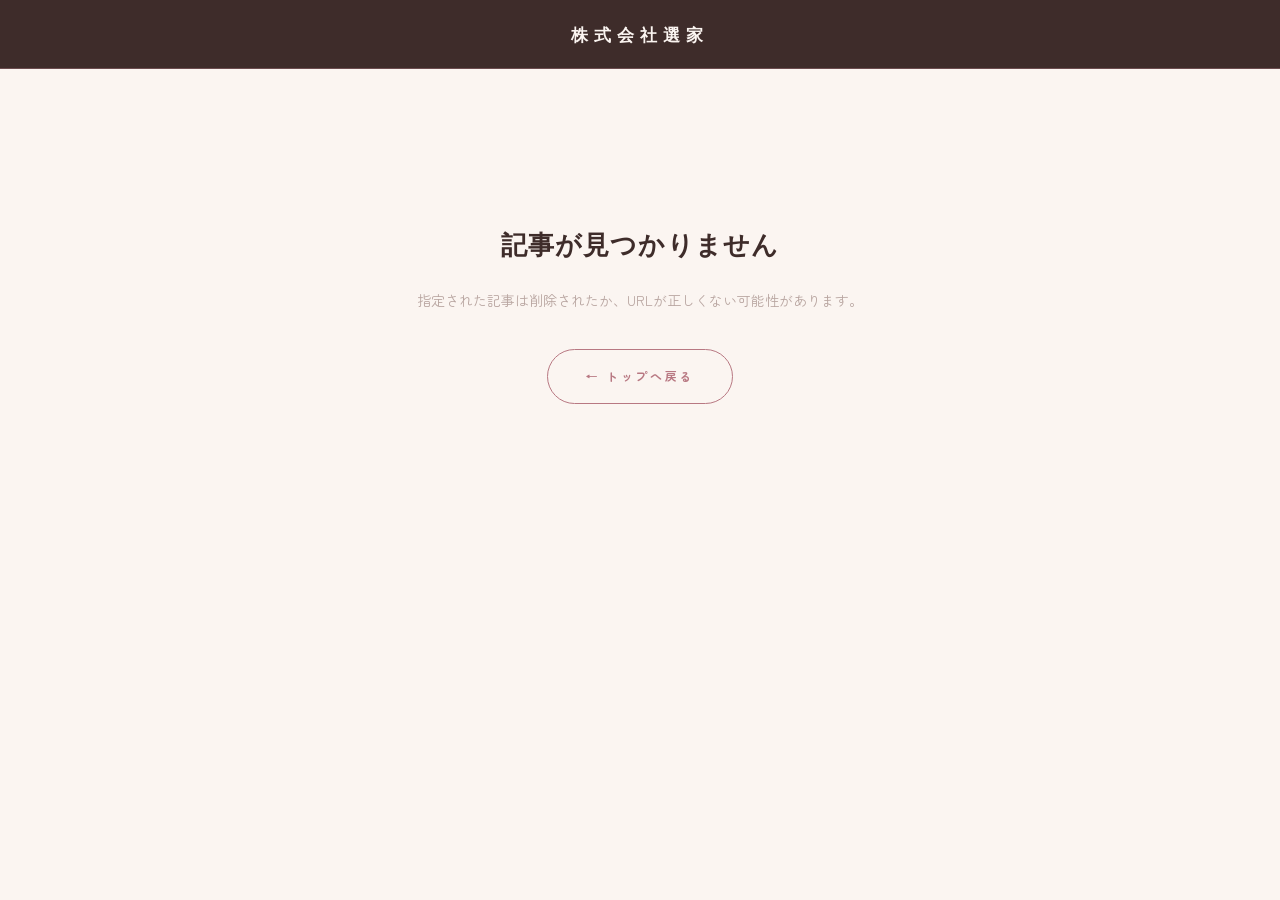
<file: blog/index.html>
<!DOCTYPE html>
<html lang="ja">
<head>
<meta charset="UTF-8">
<meta name="viewport" content="width=device-width,initial-scale=1,viewport-fit=cover">
<meta name="theme-color" content="#3E2C2A">
<title>株式会社選家 ブログ</title>
<meta name="description" content="株式会社選家 からのお知らせ・最新情報">
<meta http-equiv="content-language" content="ja">

<meta property="og:type" content="article">
<meta property="og:site_name" content="株式会社選家">
<meta property="og:locale" content="ja_JP">
<meta property="og:image" content="https://senka-okinawa.search-mania.net/ogp.svg">
<meta name="twitter:card" content="summary_large_image">

<link rel="icon" type="image/svg+xml" href="/favicon.svg">
<link rel="preconnect" href="https://fonts.googleapis.com">
<link rel="preconnect" href="https://fonts.gstatic.com" crossorigin>
<link href="https://fonts.googleapis.com/css2?family=Playfair+Display:ital,wght@0,400;0,700;1,400&family=Zen+Maru+Gothic:wght@400;500;700&family=Caveat:wght@400&display=swap" rel="stylesheet">

<style>
*{margin:0;padding:0;box-sizing:border-box}
body{
  background:#FBF5F1;
  color:#3E2C2A;
  font-family:'Zen Maru Gothic','Noto Sans JP',sans-serif;
  line-height:1.9;
  -webkit-font-smoothing:antialiased;
}
header{
  background:#3E2C2A;
  padding:18px 20px;
  text-align:center;
  border-bottom:1px solid rgba(214,154,166,.3);
  position:sticky;top:0;z-index:10;
}
header a{
  color:#FBF5F1;
  text-decoration:none;
  font-size:17px;
  letter-spacing:.36em;
  font-family:'Playfair Display',serif;
  font-weight:700;
}
.wrap{
  max-width:760px;
  margin:60px auto;
  padding:0 24px 80px;
}
.loading{
  text-align:center;padding:120px 0;
  color:#B8A5A0;font-size:13px;letter-spacing:.2em;
  font-family:'Playfair Display',serif;font-style:italic;
}
.loading::after{
  content:'Loading ...';
  display:block;animation:fade 1.4s ease-in-out infinite;
}
@keyframes fade{0%,100%{opacity:.4}50%{opacity:1}}

.card{
  background:#FFFFFF;
  border-radius:18px;
  overflow:hidden;
  box-shadow:0 10px 40px rgba(184,120,130,.12);
  border:1px solid rgba(214,154,166,.15);
}
.card img{
  width:100%;
  display:block;
  max-height:500px;
  object-fit:cover;
}
.card-body{padding:40px 42px 46px}
.card .date{
  font-size:12px;
  color:#B87882;
  letter-spacing:.22em;
  font-family:'Playfair Display',serif;font-style:italic;
  display:block;
}
.card h1{
  margin:14px 0 28px;
  font-size:23px;
  line-height:1.7;
  font-weight:700;
  font-family:'Playfair Display','Noto Serif JP',serif;
  color:#3E2C2A;
  letter-spacing:.04em;
  padding-bottom:16px;
  border-bottom:1px solid rgba(214,154,166,.3);
}
.card .text{
  font-size:15px;
  line-height:2.05;
  white-space:pre-wrap;
  color:#6E5652;
  word-break:break-word;
}

.back-wrap{margin-top:54px;text-align:center}
.back-btn{
  display:inline-block;
  padding:15px 38px;
  border:1.5px solid #B87882;
  color:#B87882;
  text-decoration:none;
  border-radius:999px;
  font-size:12px;
  letter-spacing:.22em;
  font-weight:700;
  transition:all .35s ease;
}
.back-btn:hover{background:#B87882;color:#FBF5F1}

.not-found{
  text-align:center;padding:90px 24px;
}
.not-found h1{font-family:'Playfair Display',serif;font-size:26px;margin-bottom:18px;color:#3E2C2A;letter-spacing:.04em}
.not-found p{font-size:14px;color:#B8A5A0;margin-bottom:36px;line-height:1.9}

.produced-by{
  text-align:center;
  margin-top:64px;
  font-size:11px;
  letter-spacing:.28em;
  color:rgba(62,44,42,.4);
  font-family:'Playfair Display',serif;font-style:italic;
}
.produced-by a{color:rgba(62,44,42,.6);text-decoration:none;transition:color .3s ease;border-bottom:1px solid rgba(184,120,130,.3)}
.produced-by a:hover{color:#B87882}

@media (max-width:600px){
  .wrap{margin:30px auto;padding:0 16px 60px}
  .card-body{padding:28px 22px 34px}
  .card h1{font-size:19px;margin:12px 0 22px}
  .card .text{font-size:14.5px;line-height:1.95}
  header a{font-size:14px;letter-spacing:.28em}
  .back-btn{padding:13px 28px;font-size:12px}
}
</style>
</head>
<body>

<header><a href="https://senka-okinawa.search-mania.net/">株式会社選家</a></header>

<div class="wrap" id="root">
  <div class="loading"></div>
</div>

<script>
const GAS_URL    = 'https://script.google.com/macros/s/AKfycbyXDNmyeDp2ee89jmWB8eOXKEIqmrPv2wrVLBnfQ04Wv14X16S0LP1WlXS-wQV-p8X5/exec';
const SITE_URL   = 'https://senka-okinawa.search-mania.net';
const STORE_NAME = '株式会社選家';

function esc(s) {
  return String(s || '')
    .replace(/&/g, '&amp;').replace(/</g, '&lt;')
    .replace(/>/g, '&gt;').replace(/"/g, '&quot;');
}
function fmtDate(s) {
  if (!s) return '';
  const m = String(s).match(/^(\d{4})-(\d{2})-(\d{2})/);
  return m ? m[1] + '.' + m[2] + '.' + m[3] : String(s);
}
function driveImg(url) {
  if (!url) return '';
  const s = String(url).trim();
  const m1 = s.match(/\/d\/([a-zA-Z0-9_-]+)/);
  if (m1) return 'https://drive.google.com/thumbnail?id=' + m1[1] + '&sz=w1200';
  const m2 = s.match(/lh3\.googleusercontent\.com\/d\/([a-zA-Z0-9_-]+)/);
  if (m2) return 'https://lh3.googleusercontent.com/d/' + m2[1] + '=w1200';
  if (s.indexOf('drive.google.com/thumbnail') !== -1) {
    return s.replace(/([?&]sz=)[^&]*/, '$1w1200');
  }
  return s;
}
function getSlug() {
  const params = new URLSearchParams(location.search);
  if (params.get('post')) return params.get('post');
  const m = location.pathname.match(/\/blog\/([^\/]+)\/?$/);
  return m ? m[1] : '';
}
function getN() {
  const params = new URLSearchParams(location.search);
  const n = params.get('n');
  return (n !== null && n !== '') ? parseInt(n, 10) : -1;
}
function findBySlug(items, slug, n) {
  if (!Array.isArray(items)) return null;
  if (n >= 0 && n < items.length && items[n]) return items[n];
  if (!slug) return null;
  return items.find(function(b) {
    if (!b) return false;
    if (b.url && (
      b.url.indexOf('/blog/' + slug + '/') !== -1 ||
      b.url.indexOf('/blog/' + slug) !== -1
    )) return true;
    if (b.date) {
      var d = String(b.date).replace(/[\/\.]/g, '-').replace(/[^0-9-]/g, '');
      if (d === slug) return true;
    }
    return false;
  }) || null;
}
function updateMeta(title, desc, imgUrl) {
  document.title = title + ' | ' + STORE_NAME;
  const m1 = document.querySelector('meta[name="description"]');
  if (m1) m1.setAttribute('content', desc);
  function upsertMeta(attrName, attrValue, contentValue) {
    let el = document.querySelector('meta[' + attrName + '="' + attrValue + '"]');
    if (!el) {
      el = document.createElement('meta');
      el.setAttribute(attrName, attrValue);
      document.head.appendChild(el);
    }
    el.setAttribute('content', contentValue);
  }
  upsertMeta('property', 'og:title', title);
  upsertMeta('property', 'og:description', desc);
  upsertMeta('property', 'og:url', SITE_URL + location.pathname + location.search);
  upsertMeta('name', 'twitter:title', title);
  upsertMeta('name', 'twitter:description', desc);
  if (imgUrl) {
    upsertMeta('property', 'og:image', imgUrl);
    upsertMeta('name', 'twitter:image', imgUrl);
  }
  let canonical = document.querySelector('link[rel="canonical"]');
  if (!canonical) {
    canonical = document.createElement('link');
    canonical.setAttribute('rel', 'canonical');
    document.head.appendChild(canonical);
  }
  canonical.setAttribute('href', SITE_URL + location.pathname + location.search);
}
function render(item) {
  const root = document.getElementById('root');
  if (!item) {
    root.innerHTML =
      '<div class="not-found">' +
        '<h1>記事が見つかりません</h1>' +
        '<p>指定された記事は削除されたか、URLが正しくない可能性があります。</p>' +
        '<a class="back-btn" href="' + esc(SITE_URL) + '/">← トップへ戻る</a>' +
      '</div>';
    document.title = '記事が見つかりません | ' + STORE_NAME;
    return;
  }
  const imgUrl = driveImg(item.image);
  let title = (item.title || '').trim();
  if (!title && item.body) {
    title = String(item.body).split(/[。\n]/)[0].trim();
  }
  if (!title && item.date) {
    title = fmtDate(item.date) + ' の投稿';
  }
  const desc = (item.body || title).slice(0, 120);
  updateMeta(title, desc, imgUrl);
  (function() {
    var existing = document.getElementById('blog-jsonld');
    if (existing) existing.remove();
    var sd = document.createElement('script');
    sd.id = 'blog-jsonld';
    sd.type = 'application/ld+json';
    sd.textContent = JSON.stringify({
      '@context': 'https://schema.org',
      '@type': 'BlogPosting',
      'headline': title,
      'description': desc,
      'datePublished': item.date || '',
      'image': imgUrl || '',
      'url': SITE_URL + location.pathname + location.search,
      'publisher': {
        '@type': 'Organization',
        'name': STORE_NAME,
        'url': SITE_URL
      }
    });
    document.head.appendChild(sd);
  })();
  root.innerHTML =
    '<article class="card">' +
      (imgUrl ? '<img src="' + esc(imgUrl) + '" alt="' + esc(title) + '" loading="eager">' : '') +
      '<div class="card-body">' +
        (item.date ? '<span class="date">' + esc(fmtDate(item.date)) + '</span>' : '') +
        (item.title && item.title.trim() ? '<h1>' + esc(item.title) + '</h1>' : '') +
        '<p class="text">' + esc(item.body || '') + '</p>' +
      '</div>' +
    '</article>' +
    '<div class="back-wrap">' +
      '<a class="back-btn" href="' + esc(SITE_URL) + '/">← トップへ戻る</a>' +
    '</div>' +
    '<div class="produced-by">' +
      'Produced by <a href="https://search-mania.net/" target="_blank" rel="noopener noreferrer">SearchMania Inc.</a>' +
    '</div>';
}
(function init() {
  const slug = getSlug();
  const n    = getN();
  if (!slug && n < 0) { render(null); return; }
  fetch(GAS_URL + (GAS_URL.indexOf('?') >= 0 ? '&' : '?') + 'blog_all=1')
    .then(function(r) { return r.json(); })
    .then(function(data) {
      const item = findBySlug(data && data.blog, slug, n);
      render(item);
    })
    .catch(function(err) {
      console.warn('CMS fetch error:', err);
      fetch(GAS_URL)
        .then(function(r) { return r.json(); })
        .then(function(data) {
          const item = findBySlug(data && data.blog, slug, n);
          render(item);
        })
        .catch(function() { render(null); });
    });
})();
</script>
</body>
</html>
</file>
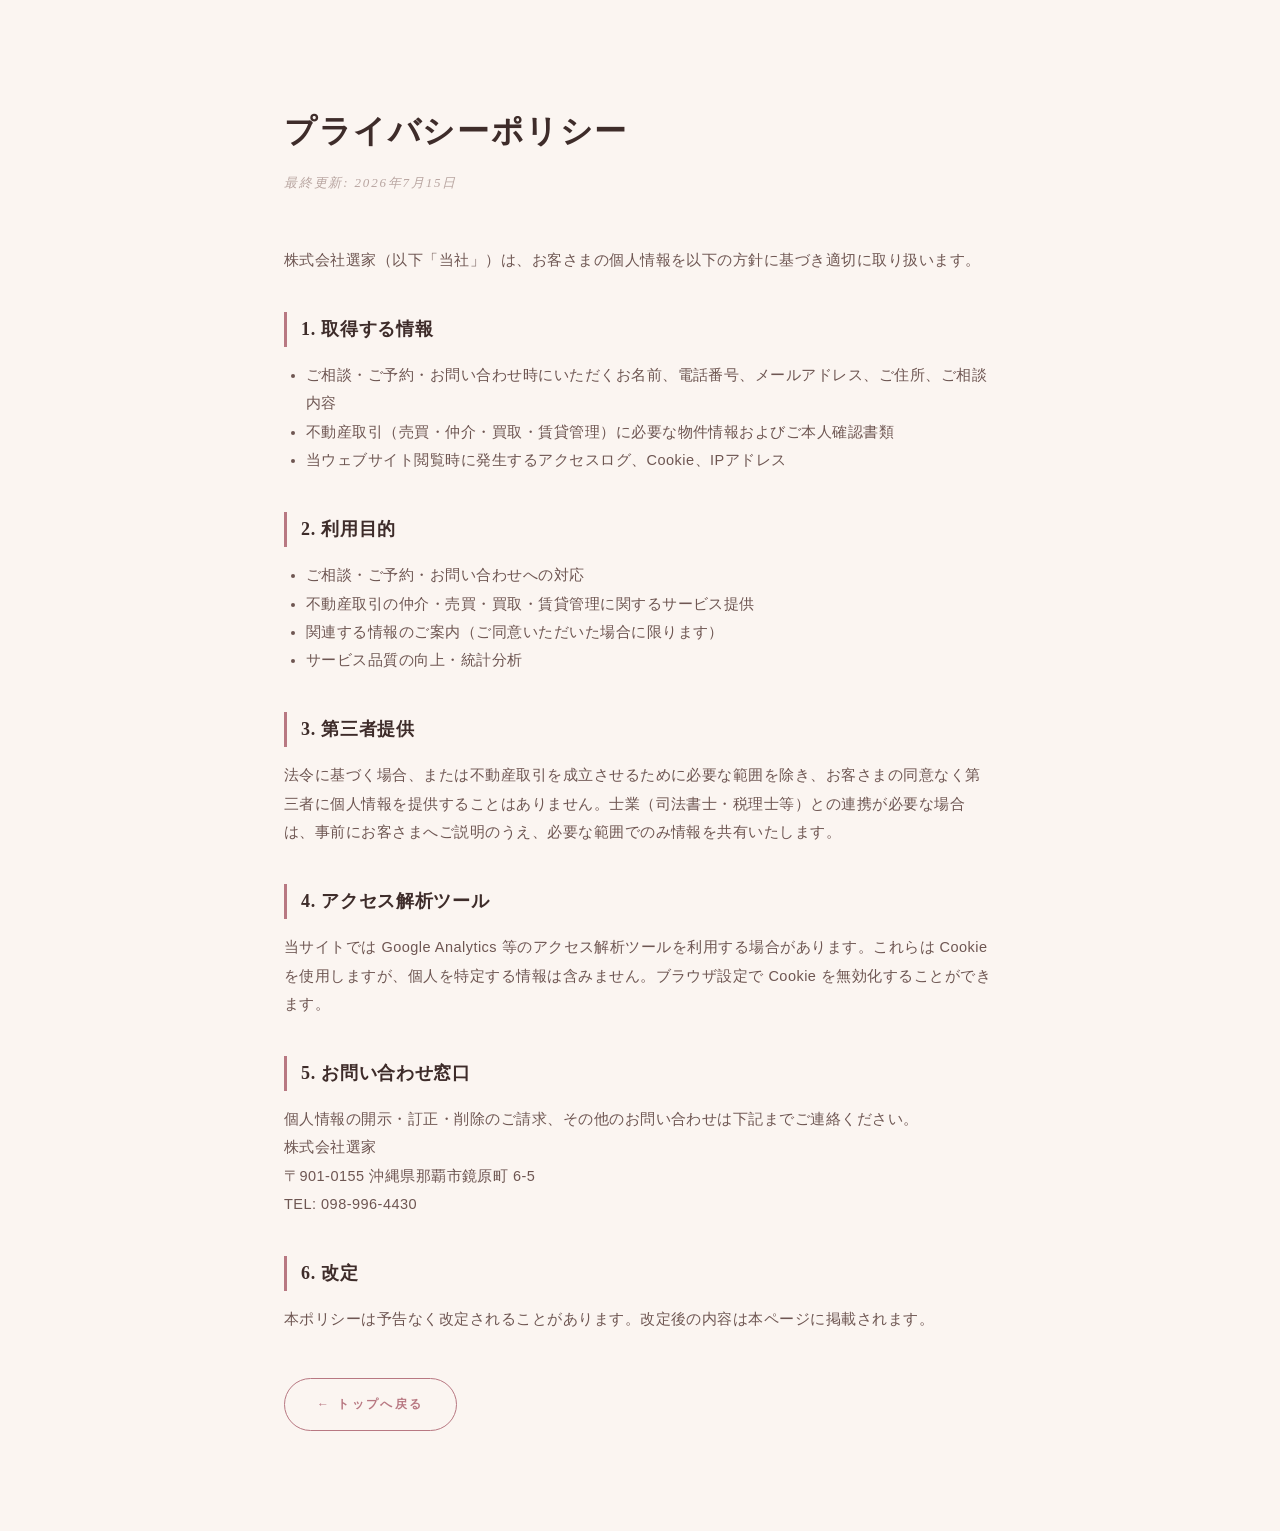
<file: privacy-policy.html>
<!DOCTYPE html>
<html lang="ja">
<head>
<meta charset="UTF-8">
<meta name="viewport" content="width=device-width,initial-scale=1">
<title>プライバシーポリシー | 株式会社選家</title>
<meta name="description" content="株式会社選家 のプライバシーポリシー。">
<meta name="robots" content="noindex">
<link rel="icon" type="image/svg+xml" href="./favicon.svg">
<link rel="stylesheet" href="./shared.css">
<style>
  body { background: var(--bg); color: var(--ink); font-family: var(--f-body); line-height: 1.95; }
  .legal-wrap { max-width: 760px; margin: 0 auto; padding: 100px 24px 100px; }
  .legal-wrap h1 { font-family: var(--f-display); font-size: 32px; margin-bottom: 8px; letter-spacing: .05em; color: var(--ink); }
  .legal-wrap .updated { font-family: var(--f-eng); font-style: italic; font-size: 13px; color: var(--muted); letter-spacing: .14em; margin-bottom: 50px; }
  .legal-wrap h2 { font-family: var(--f-display); font-size: 18px; margin: 38px 0 14px; padding-left: 14px; border-left: 3px solid var(--rose-deep); letter-spacing: .04em; color: var(--ink); }
  .legal-wrap p, .legal-wrap li { font-size: 14.5px; color: var(--ink-soft); }
  .legal-wrap ul { padding-left: 22px; margin: 8px 0 12px; }
  .back-link {
    display: inline-block; margin-top: 44px; padding: 14px 32px;
    border: 1.5px solid var(--rose-deep);
    border-radius: 999px;
    text-decoration: none; color: var(--rose-deep);
    font-size: 12px; letter-spacing: .2em; font-weight: 700;
    transition: background .3s, color .3s;
  }
  .back-link:hover { background: var(--rose-deep); color: var(--white); }
</style>
</head>
<body>
  <div class="legal-wrap">
    <h1>プライバシーポリシー</h1>
    <p class="updated">最終更新: 2026年7月15日</p>

    <p>株式会社選家（以下「当社」）は、お客さまの個人情報を以下の方針に基づき適切に取り扱います。</p>

    <h2>1. 取得する情報</h2>
    <ul>
      <li>ご相談・ご予約・お問い合わせ時にいただくお名前、電話番号、メールアドレス、ご住所、ご相談内容</li>
      <li>不動産取引（売買・仲介・買取・賃貸管理）に必要な物件情報およびご本人確認書類</li>
      <li>当ウェブサイト閲覧時に発生するアクセスログ、Cookie、IPアドレス</li>
    </ul>

    <h2>2. 利用目的</h2>
    <ul>
      <li>ご相談・ご予約・お問い合わせへの対応</li>
      <li>不動産取引の仲介・売買・買取・賃貸管理に関するサービス提供</li>
      <li>関連する情報のご案内（ご同意いただいた場合に限ります）</li>
      <li>サービス品質の向上・統計分析</li>
    </ul>

    <h2>3. 第三者提供</h2>
    <p>法令に基づく場合、または不動産取引を成立させるために必要な範囲を除き、お客さまの同意なく第三者に個人情報を提供することはありません。士業（司法書士・税理士等）との連携が必要な場合は、事前にお客さまへご説明のうえ、必要な範囲でのみ情報を共有いたします。</p>

    <h2>4. アクセス解析ツール</h2>
    <p>当サイトでは Google Analytics 等のアクセス解析ツールを利用する場合があります。これらは Cookie を使用しますが、個人を特定する情報は含みません。ブラウザ設定で Cookie を無効化することができます。</p>

    <h2>5. お問い合わせ窓口</h2>
    <p>個人情報の開示・訂正・削除のご請求、その他のお問い合わせは下記までご連絡ください。</p>
    <p>
      株式会社選家<br>
      〒901-0155 沖縄県那覇市鏡原町 6-5<br>
      TEL: 098-996-4430
    </p>

    <h2>6. 改定</h2>
    <p>本ポリシーは予告なく改定されることがあります。改定後の内容は本ページに掲載されます。</p>

    <a href="/" class="back-link">← トップへ戻る</a>
  </div>
</body>
</html>
</file>
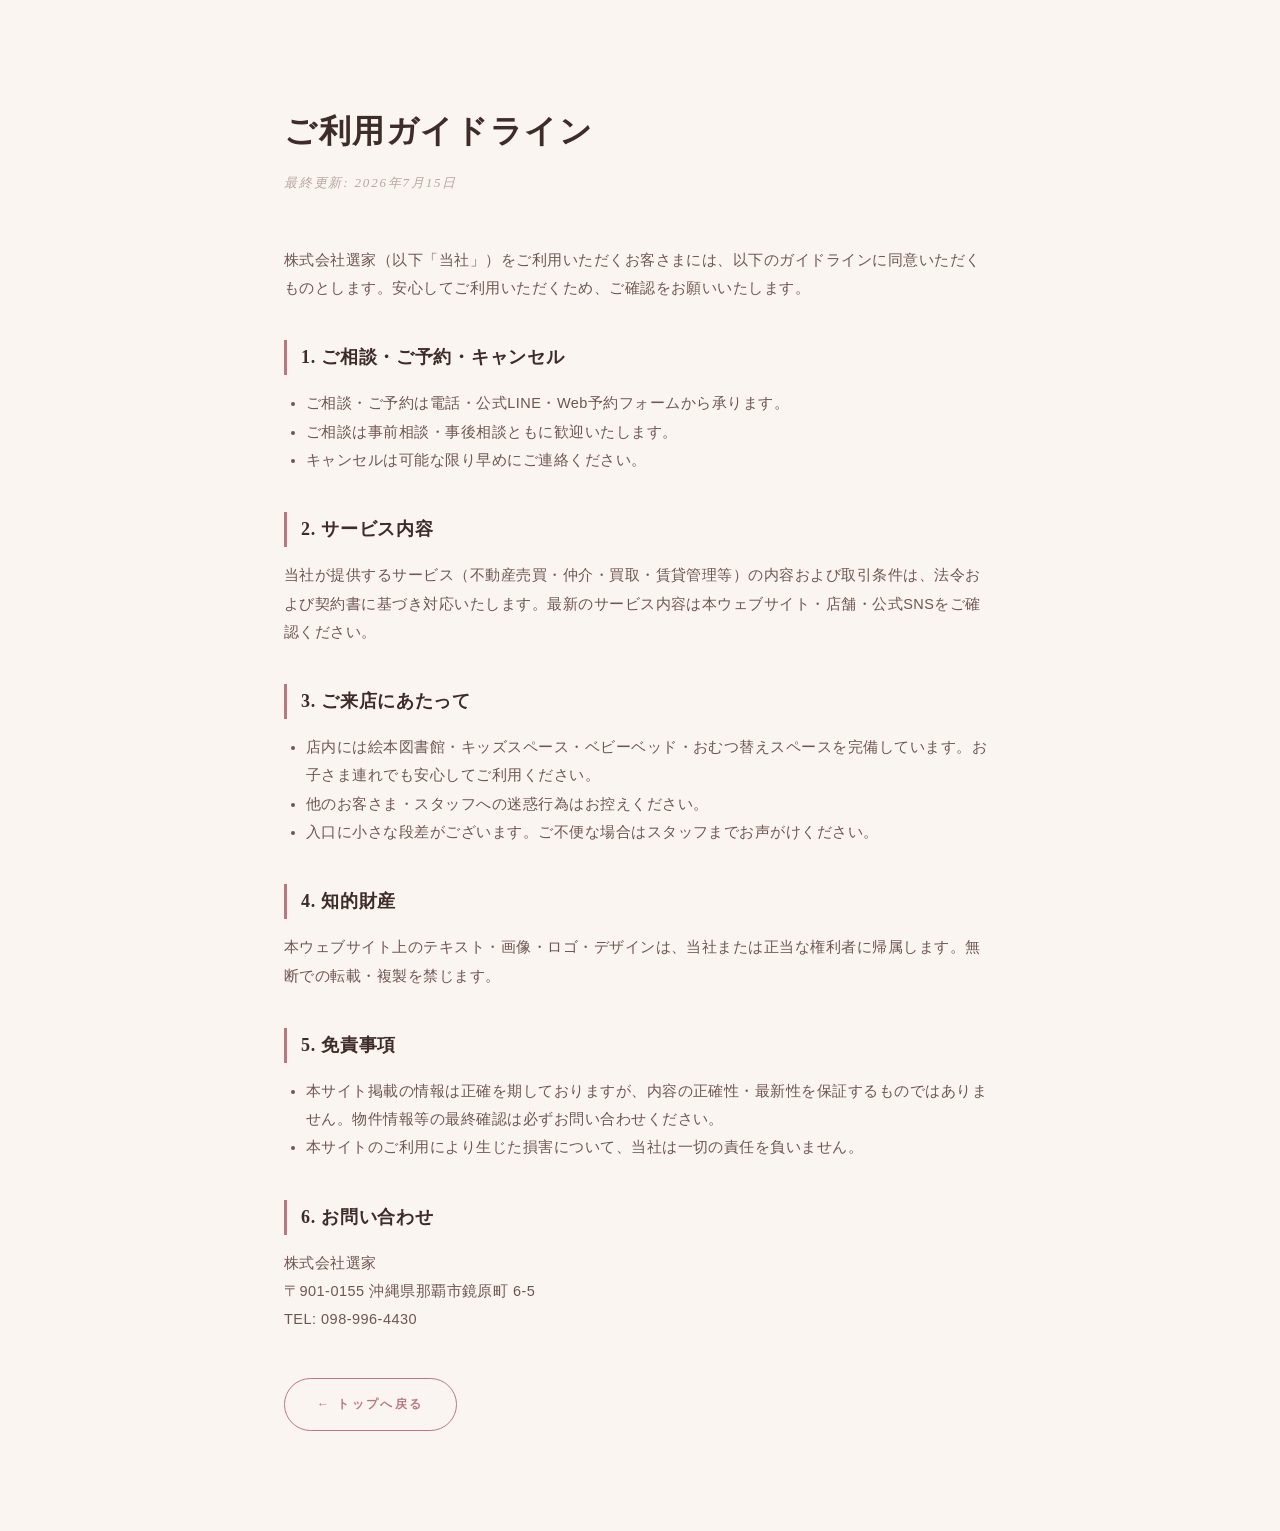
<file: terms.html>
<!DOCTYPE html>
<html lang="ja">
<head>
<meta charset="UTF-8">
<meta name="viewport" content="width=device-width,initial-scale=1">
<title>ご利用ガイドライン | 株式会社選家</title>
<meta name="description" content="株式会社選家 のご利用にあたってのガイドライン。">
<meta name="robots" content="noindex">
<link rel="icon" type="image/svg+xml" href="./favicon.svg">
<link rel="stylesheet" href="./shared.css">
<style>
  body { background: var(--bg); color: var(--ink); font-family: var(--f-body); line-height: 1.95; }
  .legal-wrap { max-width: 760px; margin: 0 auto; padding: 100px 24px 100px; }
  .legal-wrap h1 { font-family: var(--f-display); font-size: 32px; margin-bottom: 8px; letter-spacing: .05em; color: var(--ink); }
  .legal-wrap .updated { font-family: var(--f-eng); font-style: italic; font-size: 13px; color: var(--muted); letter-spacing: .14em; margin-bottom: 50px; }
  .legal-wrap h2 { font-family: var(--f-display); font-size: 18px; margin: 38px 0 14px; padding-left: 14px; border-left: 3px solid var(--rose-deep); letter-spacing: .04em; color: var(--ink); }
  .legal-wrap p, .legal-wrap li { font-size: 14.5px; color: var(--ink-soft); }
  .legal-wrap ul { padding-left: 22px; margin: 8px 0 12px; }
  .back-link {
    display: inline-block; margin-top: 44px; padding: 14px 32px;
    border: 1.5px solid var(--rose-deep);
    border-radius: 999px;
    text-decoration: none; color: var(--rose-deep);
    font-size: 12px; letter-spacing: .2em; font-weight: 700;
    transition: background .3s, color .3s;
  }
  .back-link:hover { background: var(--rose-deep); color: var(--white); }
</style>
</head>
<body>
  <div class="legal-wrap">
    <h1>ご利用ガイドライン</h1>
    <p class="updated">最終更新: 2026年7月15日</p>

    <p>株式会社選家（以下「当社」）をご利用いただくお客さまには、以下のガイドラインに同意いただくものとします。安心してご利用いただくため、ご確認をお願いいたします。</p>

    <h2>1. ご相談・ご予約・キャンセル</h2>
    <ul>
      <li>ご相談・ご予約は電話・公式LINE・Web予約フォームから承ります。</li>
      <li>ご相談は事前相談・事後相談ともに歓迎いたします。</li>
      <li>キャンセルは可能な限り早めにご連絡ください。</li>
    </ul>

    <h2>2. サービス内容</h2>
    <p>当社が提供するサービス（不動産売買・仲介・買取・賃貸管理等）の内容および取引条件は、法令および契約書に基づき対応いたします。最新のサービス内容は本ウェブサイト・店舗・公式SNSをご確認ください。</p>

    <h2>3. ご来店にあたって</h2>
    <ul>
      <li>店内には絵本図書館・キッズスペース・ベビーベッド・おむつ替えスペースを完備しています。お子さま連れでも安心してご利用ください。</li>
      <li>他のお客さま・スタッフへの迷惑行為はお控えください。</li>
      <li>入口に小さな段差がございます。ご不便な場合はスタッフまでお声がけください。</li>
    </ul>

    <h2>4. 知的財産</h2>
    <p>本ウェブサイト上のテキスト・画像・ロゴ・デザインは、当社または正当な権利者に帰属します。無断での転載・複製を禁じます。</p>

    <h2>5. 免責事項</h2>
    <ul>
      <li>本サイト掲載の情報は正確を期しておりますが、内容の正確性・最新性を保証するものではありません。物件情報等の最終確認は必ずお問い合わせください。</li>
      <li>本サイトのご利用により生じた損害について、当社は一切の責任を負いません。</li>
    </ul>

    <h2>6. お問い合わせ</h2>
    <p>
      株式会社選家<br>
      〒901-0155 沖縄県那覇市鏡原町 6-5<br>
      TEL: 098-996-4430
    </p>

    <a href="/" class="back-link">← トップへ戻る</a>
  </div>
</body>
</html>
</file>
<file: shared.css>
/* ============================================================
   株式会社選家 — shared.css
   女性らしさ×信頼感 の不動産テーマ
   Palette: dusty rose × sage green × warm cream × warm brown
   ============================================================ */

:root {
  --bg:        #FBF5F1;
  --bg-2:      #F3E8E1;
  --bg-3:      #EFE1D8;
  --ink:       #3E2C2A;      /* warm dark brown — trust */
  --ink-soft:  #6E5652;
  --muted:     #B8A5A0;
  --rose:      #D69AA6;      /* dusty rose — primary */
  --rose-deep: #B87882;
  --rose-soft: #F5DDDC;
  --sage:      #A8B99D;      /* sage green — plants */
  --sage-deep: #7D8F70;
  --gold:      #C9A87D;      /* soft rose gold */
  --white:     #FFFFFF;
  --line:      rgba(62,44,42,.10);

  --f-display: 'Playfair Display', 'Noto Serif JP', serif;
  --f-body:    'Zen Maru Gothic', 'Noto Sans JP', sans-serif;
  --f-hand:    'Caveat', cursive;
  --f-eng:     'Cormorant Garamond', 'Playfair Display', serif;

  --wrap:      1180px;
  --radius:    18px;
  --radius-sm: 12px;
  --shadow:    0 10px 40px rgba(184,120,130,.10);
  --shadow-lg: 0 20px 60px rgba(184,120,130,.15);
}

* { margin: 0; padding: 0; box-sizing: border-box; }
html, body { overflow-x: hidden; }
html { scroll-behavior: smooth; }
body {
  font-family: var(--f-body);
  color: var(--ink);
  background: var(--bg);
  font-weight: 500;
  line-height: 1.75;
  letter-spacing: .03em;
  -webkit-font-smoothing: antialiased;
  -webkit-text-size-adjust: 100%;
}
img { max-width: 100%; display: block; }
a { color: inherit; text-decoration: none; transition: opacity .25s, color .25s; }
a:hover { opacity: .78; }
button { font-family: inherit; cursor: pointer; border: none; background: transparent; color: inherit; }

.container { max-width: var(--wrap); margin: 0 auto; padding: 0 24px; }

/* ---------- Page Loader ---------- */
#page-loader {
  position: fixed; inset: 0;
  background: var(--bg);
  z-index: 9999;
  display: flex; flex-direction: column; align-items: center; justify-content: center; gap: 22px;
  transition: opacity .6s ease, visibility .6s ease;
}
#page-loader.fade-out { opacity: 0; visibility: hidden; pointer-events: none; }
.loader-stamp {
  width: 96px; height: 96px;
  animation: ld-stamp .7s cubic-bezier(.22,1,.36,1) both, ld-pulse 2.4s ease-in-out .7s infinite;
}
.loader-name {
  font-family: var(--f-display);
  font-size: 22px;
  letter-spacing: .22em;
  color: var(--ink);
  animation: ld-rise .5s ease .25s both;
}
.loader-dots { display: flex; gap: 8px; animation: ld-rise .5s ease .4s both; }
.loader-dots span {
  width: 7px; height: 7px; border-radius: 50%;
  background: var(--rose-deep);
  animation: ld-bounce .9s ease-in-out infinite;
}
.loader-dots span:nth-child(2) { animation-delay: .18s; }
.loader-dots span:nth-child(3) { animation-delay: .36s; }
@keyframes ld-stamp { from { opacity:0; transform:rotate(-10deg) scale(.6); } to { opacity:1; transform:rotate(0) scale(1); } }
@keyframes ld-pulse { 0%,100% { transform:scale(1); } 50% { transform:scale(1.05); } }
@keyframes ld-rise { from { opacity:0; transform:translateY(10px); } to { opacity:1; transform:translateY(0); } }
@keyframes ld-bounce { 0%,80%,100% { transform:translateY(0); opacity:.35; } 40% { transform:translateY(-9px); opacity:1; } }

/* ---------- Reveal Animations ---------- */
.reveal { opacity: 0; transform: translateY(24px); transition: opacity .8s ease, transform .8s ease; }
.reveal.show { opacity: 1; transform: translateY(0); }
.reveal-stagger > * { opacity: 0; transform: translateY(20px); transition: opacity .7s ease, transform .7s ease; }
.reveal-stagger.show > *:nth-child(1) { opacity:1; transform:none; transition-delay: .05s; }
.reveal-stagger.show > *:nth-child(2) { opacity:1; transform:none; transition-delay: .15s; }
.reveal-stagger.show > *:nth-child(3) { opacity:1; transform:none; transition-delay: .25s; }
.reveal-stagger.show > *:nth-child(4) { opacity:1; transform:none; transition-delay: .35s; }
.reveal-stagger.show > *:nth-child(5) { opacity:1; transform:none; transition-delay: .45s; }
.reveal-stagger.show > *:nth-child(6) { opacity:1; transform:none; transition-delay: .55s; }
.reveal-stagger.show > *:nth-child(n+7) { opacity:1; transform:none; transition-delay: .65s; }

/* ---------- Nav ---------- */
.nav {
  position: fixed; top: 0; left: 0; right: 0;
  z-index: 100;
  padding: 18px 0;
  transition: background .3s, backdrop-filter .3s, box-shadow .3s, padding .3s;
}
.nav.scrolled {
  background: rgba(251,245,241,.92);
  backdrop-filter: saturate(1.4) blur(14px);
  -webkit-backdrop-filter: saturate(1.4) blur(14px);
  padding: 12px 0;
  box-shadow: 0 4px 24px rgba(62,44,42,.06);
}
.nav-inner {
  display: flex; align-items: center; justify-content: space-between;
  gap: 20px;
}
.brand {
  display: flex; align-items: center; gap: 12px;
  font-family: var(--f-display);
  font-size: 20px; font-weight: 700;
  letter-spacing: .1em;
  color: var(--ink);
}
.brand-mark {
  width: 38px; height: 38px;
  background: linear-gradient(135deg, var(--rose) 0%, var(--rose-deep) 100%);
  border-radius: 50%;
  display: grid; place-items: center;
  color: var(--white);
  font-family: var(--f-display); font-weight: 700; font-size: 16px;
  box-shadow: 0 4px 14px rgba(184,120,130,.35);
}
.brand-txt-sub {
  display: block;
  font-family: var(--f-body); font-size: 10px; letter-spacing: .3em;
  color: var(--rose-deep); font-weight: 600;
  margin-top: 2px;
}
.nav-links {
  display: flex; align-items: center; gap: 28px;
  list-style: none;
  font-size: 13px; letter-spacing: .18em;
  font-weight: 600;
}
.nav-links a { color: var(--ink-soft); position: relative; }
.nav-links a::after {
  content: ''; position: absolute; left: 0; right: 0; bottom: -6px;
  height: 1px; background: var(--rose-deep); transform: scaleX(0);
  transition: transform .3s;
}
.nav-links a:hover::after { transform: scaleX(1); }
.nav-cta {
  padding: 10px 22px;
  background: var(--rose-deep);
  color: var(--white) !important;
  border-radius: 999px;
  font-size: 12px; letter-spacing: .15em; font-weight: 700;
  box-shadow: 0 4px 14px rgba(184,120,130,.35);
  transition: transform .25s, box-shadow .25s;
}
.nav-cta:hover { transform: translateY(-2px); box-shadow: 0 8px 22px rgba(184,120,130,.5); }

/* Instagram nav icon */
.nav-ig {
  display: inline-flex; align-items: center; gap: 6px;
  padding: 8px 10px;
  color: var(--ink-soft);
  border-radius: 999px;
  transition: color .25s, background .25s;
}
.nav-ig:hover { color: var(--rose-deep); background: rgba(214,154,166,.12); opacity: 1; }
.nav-ig-label { display: none; }
.burger {
  display: none;
  flex-direction: column; gap: 5px;
  padding: 8px;
}
.burger span {
  display: block; width: 22px; height: 2px;
  background: var(--ink);
  transition: transform .3s, opacity .3s;
  border-radius: 2px;
}
.burger.open span:nth-child(1) { transform: translateY(7px) rotate(45deg); }
.burger.open span:nth-child(2) { opacity: 0; }
.burger.open span:nth-child(3) { transform: translateY(-7px) rotate(-45deg); }

@media (max-width: 860px) {
  .nav-links {
    position: fixed; top: 68px; left: 0; right: 0;
    flex-direction: column; align-items: stretch;
    background: rgba(251,245,241,.98);
    backdrop-filter: saturate(1.4) blur(14px);
    padding: 24px 24px 32px; gap: 18px;
    transform: translateY(-120%); opacity: 0;
    transition: transform .35s, opacity .35s;
    box-shadow: 0 12px 32px rgba(62,44,42,.1);
  }
  .nav-links.open { transform: translateY(0); opacity: 1; }
  .nav-links a { padding: 8px 0; font-size: 15px; }
  .nav-links .nav-cta { text-align: center; padding: 14px 22px; }
  .nav-links .nav-ig { padding: 8px 0; }
  .nav-links .nav-ig-label { display: inline; letter-spacing: .1em; }
  .burger { display: flex; }
}

/* ---------- Hero ---------- */
.hero {
  position: relative;
  min-height: 100vh; min-height: 100svh;
  overflow: hidden;
  background: linear-gradient(135deg, #FBF5F1 0%, #F5DDDC 55%, #F3E8E1 100%);
  display: flex; align-items: center;
  padding: 120px 0 80px;
}
.hero-photo-bg {
  position: absolute; inset: 0;
  background-size: cover; background-position: center;
  opacity: 0; z-index: 0;
  transition: opacity 1.0s ease;
}
.hero-photo-bg.visible { opacity: 1; }
.hero-photo-bg::after {
  content: ''; position: absolute; inset: 0;
  /* Desktop: heavy on the left where text sits, softer on the right */
  background:
    linear-gradient(90deg, rgba(251,245,241,.90) 0%, rgba(251,245,241,.65) 45%, rgba(251,245,241,.30) 75%, rgba(251,245,241,.15) 100%),
    linear-gradient(180deg, rgba(184,120,130,.15) 0%, rgba(125,143,112,.08) 100%);
}
@media (max-width: 860px) {
  .hero-photo-bg::after {
    /* Mobile: uniform strong cream veil over the whole photo */
    background:
      linear-gradient(180deg, rgba(251,245,241,.82) 0%, rgba(251,245,241,.72) 60%, rgba(245,221,220,.78) 100%),
      linear-gradient(120deg, rgba(184,120,130,.12), rgba(125,143,112,.08));
  }
}
/* Subtle "glass panel" behind hero text on mobile — extra contrast without heaviness */
.hero-inner::before {
  content: ''; position: absolute; inset: -10px -20px; z-index: -1;
  border-radius: 24px;
  background: transparent;
  transition: background .3s;
}
@media (max-width: 860px) {
  .hero-inner::before {
    background: linear-gradient(180deg, rgba(251,245,241,.55) 0%, rgba(251,245,241,.35) 100%);
    backdrop-filter: blur(4px);
    -webkit-backdrop-filter: blur(4px);
  }
}
.hero-blob-1, .hero-blob-2 {
  position: absolute; z-index: 1;
  border-radius: 50%; filter: blur(60px);
  pointer-events: none;
  animation: blob 18s ease-in-out infinite;
}
.hero-blob-1 {
  width: 480px; height: 480px;
  background: radial-gradient(circle, rgba(214,154,166,.55), transparent 70%);
  top: -100px; right: -120px;
}
.hero-blob-2 {
  width: 380px; height: 380px;
  background: radial-gradient(circle, rgba(168,185,157,.42), transparent 70%);
  bottom: -80px; left: -80px;
  animation-delay: -8s;
}
@keyframes blob {
  0%,100% { transform: translate(0,0) scale(1); }
  33%     { transform: translate(30px,-20px) scale(1.08); }
  66%     { transform: translate(-20px,30px) scale(.94); }
}
.hero-inner {
  position: relative; z-index: 2;
  max-width: 780px;
}
.hero-eyebrow {
  display: inline-flex; align-items: center; gap: 12px;
  padding: 8px 18px;
  background: rgba(255,255,255,.75);
  backdrop-filter: blur(8px);
  border: 1px solid rgba(214,154,166,.35);
  border-radius: 999px;
  font-size: 11px; letter-spacing: .3em; font-weight: 700;
  color: var(--rose-deep);
  margin-bottom: 24px;
}
.hero-eyebrow::before {
  content: ''; width: 6px; height: 6px; border-radius: 50%;
  background: var(--rose-deep);
  animation: dot-pulse 1.8s ease-in-out infinite;
}
@keyframes dot-pulse { 0%,100% { opacity: 1; } 50% { opacity: .3; } }
.hero-title {
  font-family: var(--f-display);
  font-weight: 700;
  font-size: clamp(34px, 6vw, 62px);
  line-height: 1.25;
  letter-spacing: .04em;
  color: var(--ink);
  margin-bottom: 22px;
  text-shadow:
    0 1px 2px rgba(251,245,241,.95),
    0 0 8px rgba(251,245,241,.9),
    0 0 24px rgba(251,245,241,.75);
}
.hero-title .accent {
  color: var(--rose-deep);
  font-style: italic;
  position: relative;
  display: inline-block;
}
.hero-title .accent::after {
  content: ''; position: absolute; left: 4%; right: 4%; bottom: 4px; height: 6px;
  background: rgba(214,154,166,.35);
  z-index: -1; border-radius: 4px;
}
.hero-title-jp {
  display: block;
  font-family: var(--f-body);
  font-size: clamp(15px, 2vw, 18px);
  letter-spacing: .16em; font-weight: 700;
  color: var(--ink);
  margin-top: 18px;
  text-shadow:
    0 1px 2px rgba(251,245,241,.9),
    0 0 6px rgba(251,245,241,.85);
}
.hero-sub {
  font-size: clamp(14px, 1.8vw, 16px);
  color: var(--ink);
  line-height: 1.95; font-weight: 700;
  max-width: 620px;
  margin-bottom: 36px;
  text-shadow:
    0 1px 2px rgba(251,245,241,.95),
    0 0 6px rgba(251,245,241,.85);
}
.hero-ctas {
  display: flex; flex-wrap: wrap; gap: 14px;
  margin-bottom: 32px;
}
.btn {
  display: inline-flex; align-items: center; justify-content: center; gap: 10px;
  padding: 16px 32px;
  border-radius: 999px;
  font-family: var(--f-body);
  font-size: 14px; letter-spacing: .12em; font-weight: 700;
  transition: transform .3s, box-shadow .3s, background .3s;
  min-width: 200px;
}
.btn-primary {
  background: var(--rose-deep);
  color: var(--white);
  box-shadow: 0 8px 24px rgba(184,120,130,.4);
}
.btn-primary:hover {
  background: var(--ink); opacity: 1;
  transform: translateY(-2px);
  box-shadow: 0 12px 32px rgba(62,44,42,.35);
}
.btn-line {
  background: #06C755;
  color: var(--white);
  box-shadow: 0 8px 24px rgba(6,199,85,.3);
}
.btn-line:hover {
  background: #05A548; opacity: 1;
  transform: translateY(-2px);
}
.btn-ghost {
  background: transparent;
  color: var(--ink);
  border: 1.5px solid var(--ink-soft);
}
.btn-ghost:hover {
  background: var(--ink); color: var(--white); border-color: var(--ink);
  opacity: 1;
}
.hero-meta {
  display: flex; flex-wrap: wrap; gap: 24px;
  font-size: 12px; color: var(--ink);
  letter-spacing: .1em; font-weight: 700;
  text-shadow: 0 1px 2px rgba(251,245,241,.9), 0 0 4px rgba(251,245,241,.75);
}
.hero-meta span { display: flex; align-items: center; gap: 6px; }
.hero-meta .dot { width: 5px; height: 5px; background: var(--sage-deep); border-radius: 50%; }

/* ---------- Section base ---------- */
section { padding: 100px 0; position: relative; }
.sec-head { text-align: center; margin-bottom: 60px; }
.eyebrow {
  display: inline-block;
  font-family: var(--f-eng);
  font-style: italic;
  font-size: 15px; letter-spacing: .3em; font-weight: 500;
  color: var(--rose-deep);
  margin-bottom: 14px;
  position: relative; padding: 0 32px;
}
.eyebrow::before, .eyebrow::after {
  content: ''; position: absolute; top: 50%; width: 22px; height: 1px;
  background: var(--rose);
}
.eyebrow::before { left: 0; }
.eyebrow::after  { right: 0; }
.section-title {
  font-family: var(--f-display);
  font-weight: 700;
  font-size: clamp(28px, 4vw, 42px);
  color: var(--ink);
  letter-spacing: .04em;
  line-height: 1.35;
  margin-bottom: 10px;
}
/* Mobile-only line break utility */
.br-sp { display: none; }
@media (max-width: 600px) {
  .br-sp { display: inline; }
}
.section-subtitle {
  font-size: 13px;
  color: var(--ink-soft);
  letter-spacing: .35em;
  font-weight: 500;
}

/* ---------- About ---------- */
#about {
  background: linear-gradient(180deg, var(--bg) 0%, var(--bg-2) 100%);
  overflow: hidden;
}
.about-wrap {
  display: grid; grid-template-columns: 1.05fr 1fr;
  gap: 60px; align-items: center;
}
.about-text .about-lead {
  font-family: var(--f-display);
  font-size: clamp(20px, 2.4vw, 26px);
  line-height: 1.7; font-weight: 700;
  color: var(--ink);
  margin-bottom: 24px;
  letter-spacing: .06em;
}
.about-text p {
  font-size: 15px; line-height: 2;
  color: var(--ink-soft);
  margin-bottom: 18px;
}
.about-quote {
  margin-top: 30px; padding: 22px 26px;
  background: rgba(214,154,166,.08);
  border-left: 3px solid var(--rose);
  font-family: var(--f-hand);
  font-size: 22px; color: var(--rose-deep);
  line-height: 1.6; letter-spacing: .04em;
  border-radius: 0 var(--radius-sm) var(--radius-sm) 0;
}
/* スクラップ帳風 : 3枚を縦に積み、左右にオフセット＋わずかに回転
   写真同士は絶対に重ならないので、キャプションが隠れることは無い */
.about-photos {
  display: flex;
  flex-direction: column;
  gap: 18px;
  padding: 8px 0;
}
.about-photo {
  position: relative;
  border-radius: var(--radius);
  overflow: hidden;
  box-shadow: var(--shadow-lg);
  transition: transform .5s;
  height: 240px;
}
.about-photo img { width: 100%; height: 100%; object-fit: cover; }
.about-photo::after {
  content: attr(data-caption);
  position: absolute; bottom: 12px; left: 12px;
  background: rgba(255,255,255,.94);
  padding: 5px 12px;
  font-family: var(--f-hand);
  font-size: 16px; color: var(--ink);
  border-radius: 4px;
  box-shadow: 0 2px 8px rgba(62,44,42,.15);
  max-width: calc(100% - 24px);
  z-index: 2;
}
/* 各写真の幅とオフセット・回転で「スクラップ感」を演出 */
.about-photo:nth-child(1) { width: 82%; margin-left: auto;  transform: rotate(1.5deg); }
.about-photo:nth-child(2) { width: 76%; margin-right: auto; transform: rotate(-1.8deg); }
.about-photo:nth-child(3) { width: 68%; margin-left: 20%;   transform: rotate(1deg); }
.about-photo:hover { transform: translateY(-6px) rotate(0); z-index: 3; box-shadow: 0 24px 60px rgba(184,120,130,.24); }

@media (max-width: 600px) {
  .about-photo { width: 100% !important; margin: 0 !important; transform: none !important; height: 220px; }
  .about-photo:hover { transform: translateY(-4px) !important; }
}

/* ---------- Service (Menu) ---------- */
#menu { background: var(--bg); }
.menu-grid {
  display: grid;
  grid-template-columns: repeat(3, 1fr);
  gap: 26px;
}
.menu-skel {
  background: linear-gradient(180deg, #FDF7F4 0%, #F5DDDC 100%);
  border: 1px solid rgba(214,154,166,.15);
  border-radius: var(--radius);
  min-height: 260px;
  position: relative; overflow: hidden;
}
.menu-skel::after {
  content: ''; position: absolute; inset: 0;
  background: linear-gradient(90deg, transparent, rgba(255,255,255,.5), transparent);
  background-size: 250% 100%;
  animation: skel-shimmer 2s ease-in-out infinite;
}
@keyframes skel-shimmer {
  0%   { background-position: 250% 0; }
  100% { background-position: -250% 0; }
}
.menu-card {
  background: var(--white);
  border-radius: var(--radius);
  padding: 28px;
  box-shadow: 0 6px 24px rgba(62,44,42,.06);
  border: 1px solid rgba(214,154,166,.15);
  transition: transform .35s, box-shadow .35s;
  display: flex; flex-direction: column;
  position: relative; overflow: hidden;
}
.menu-card:hover {
  transform: translateY(-6px);
  box-shadow: 0 20px 44px rgba(184,120,130,.18);
}
.menu-card::before {
  content: ''; position: absolute; top: 0; left: 0; right: 0; height: 4px;
  background: linear-gradient(90deg, var(--rose) 0%, var(--sage) 100%);
}
.menu-card.best::after {
  content: '人気';
  position: absolute; top: 16px; right: 16px;
  background: var(--rose-deep); color: var(--white);
  font-size: 10px; letter-spacing: .18em; font-weight: 700;
  padding: 4px 10px; border-radius: 999px;
}
.menu-num {
  font-family: var(--f-eng); font-style: italic;
  font-size: 14px; color: var(--rose-deep);
  letter-spacing: .2em; margin-bottom: 8px;
}
.menu-title {
  font-family: var(--f-display);
  font-size: 22px; font-weight: 700;
  color: var(--ink); margin-bottom: 6px;
  letter-spacing: .05em;
}
.menu-price {
  font-family: var(--f-eng); font-style: italic;
  font-size: 18px; color: var(--sage-deep);
  margin-bottom: 14px; letter-spacing: .05em;
}
.menu-desc {
  font-size: 13px; color: var(--ink-soft);
  line-height: 1.9; flex: 1;
}

/* ---------- Features ---------- */
#features {
  background: linear-gradient(180deg, var(--bg-2) 0%, var(--bg) 100%);
}
.features-list {
  display: grid;
  grid-template-columns: repeat(3, 1fr);
  gap: 24px;
}
.feature {
  background: var(--white);
  border-radius: var(--radius);
  padding: 32px 26px;
  border: 1px solid rgba(214,154,166,.12);
  box-shadow: 0 4px 16px rgba(62,44,42,.04);
  position: relative;
  transition: transform .35s, box-shadow .35s;
}
.feature:hover {
  transform: translateY(-4px);
  box-shadow: 0 16px 36px rgba(184,120,130,.14);
}
.feature-num {
  display: inline-flex; align-items: center; justify-content: center;
  width: 50px; height: 50px;
  border-radius: 50%;
  background: linear-gradient(135deg, var(--rose) 0%, var(--rose-deep) 100%);
  color: var(--white);
  font-family: var(--f-eng); font-style: italic; font-weight: 700;
  font-size: 20px; letter-spacing: .05em;
  margin-bottom: 18px;
  box-shadow: 0 6px 18px rgba(184,120,130,.35);
}
.feature-title {
  font-family: var(--f-display);
  font-size: 19px; font-weight: 700;
  color: var(--ink);
  margin-bottom: 10px;
  letter-spacing: .04em;
}
.feature-desc {
  font-size: 13.5px; color: var(--ink-soft);
  line-height: 1.9;
}

/* ---------- For You ---------- */
#foryou { background: var(--bg); }
.scenes {
  display: grid;
  grid-template-columns: repeat(4, 1fr);
  gap: 22px;
}
.scene {
  background: var(--white);
  border-radius: var(--radius);
  overflow: hidden;
  box-shadow: 0 6px 20px rgba(62,44,42,.06);
  border: 1px solid rgba(168,185,157,.15);
  transition: transform .3s;
}
.scene:hover { transform: translateY(-4px); }
.scene-img {
  aspect-ratio: 4/3;
  background: linear-gradient(135deg, var(--rose-soft) 0%, var(--bg-3) 100%);
  position: relative; overflow: hidden;
}
.scene-img img { width: 100%; height: 100%; object-fit: cover; transition: transform .6s ease; }
.scene:hover .scene-img img { transform: scale(1.04); }
.scene-img::after {
  content: ''; position: absolute; inset: 0;
  background: linear-gradient(180deg, transparent 50%, rgba(62,44,42,.35) 100%);
  pointer-events: none;
}
.scene-img--illust { background: #FBF5F1; }
.scene-img--illust::after { display: none; }
.scene:hover .scene-img--illust img { transform: scale(1.03); }
.scene-body { padding: 20px 22px 24px; }
.scene-label {
  display: inline-block;
  font-family: var(--f-eng); font-style: italic;
  font-size: 13px; color: var(--rose-deep);
  letter-spacing: .15em;
  margin-bottom: 6px;
}
.scene-caption {
  font-family: var(--f-display);
  font-size: 16px; font-weight: 700;
  color: var(--ink);
  line-height: 1.55;
  letter-spacing: .04em;
}

/* ---------- Reviews ---------- */
#reviews {
  background: linear-gradient(180deg, var(--bg) 0%, var(--rose-soft) 100%);
  position: relative;
}
#reviews::before {
  content: ''; position: absolute; top: 0; left: 0; right: 0; height: 1px;
  background: linear-gradient(90deg, transparent, var(--rose), transparent);
}
.reviews-grid {
  display: grid;
  grid-template-columns: repeat(3, 1fr);
  grid-auto-rows: 1fr;
  align-items: stretch;
  gap: 24px;
}
.review-skel {
  background: rgba(255,255,255,.6);
  border-radius: var(--radius);
  min-height: 280px;
  position: relative; overflow: hidden;
}
.review-skel::after {
  content: ''; position: absolute; inset: 0;
  background: linear-gradient(90deg, transparent, rgba(255,255,255,.7), transparent);
  background-size: 250% 100%;
  animation: skel-shimmer 2s ease-in-out infinite;
}
.review {
  background: var(--white);
  border-radius: var(--radius);
  padding: 26px 24px;
  box-shadow: 0 6px 24px rgba(62,44,42,.06);
  border: 1px solid rgba(214,154,166,.12);
  display: flex; flex-direction: column;
  height: 100%; min-height: 280px;
  position: relative;
}
.review::before {
  content: '"';
  position: absolute; top: 8px; right: 20px;
  font-family: var(--f-display); font-size: 60px;
  color: var(--rose-soft);
  line-height: 1;
}
.review .stars {
  color: var(--gold);
  font-size: 15px; letter-spacing: .08em;
  margin-bottom: 12px;
}
.review .body {
  flex: 1;
  font-size: 13.5px; line-height: 1.85;
  color: var(--ink-soft);
  display: -webkit-box;
  -webkit-line-clamp: 8;
  line-clamp: 8;
  -webkit-box-orient: vertical;
  overflow: hidden;
  text-overflow: ellipsis;
  word-break: break-word;
}
.review .meta {
  display: flex; justify-content: space-between; align-items: center;
  margin-top: 14px; padding-top: 14px;
  border-top: 1px solid var(--line);
  font-size: 12px;
}
.review .meta .name { color: var(--ink); font-weight: 700; }
.review .meta .date { color: var(--muted); font-family: var(--f-eng); font-style: italic; letter-spacing: .1em; }

.review-cta {
  display: flex; flex-direction: column; align-items: center; justify-content: center;
  text-align: center;
  background: linear-gradient(135deg, var(--rose) 0%, var(--rose-deep) 100%);
  color: var(--white);
  border-radius: var(--radius);
  padding: 30px 22px;
  min-height: 280px;
  box-shadow: 0 10px 30px rgba(184,120,130,.3);
  transition: transform .3s, box-shadow .3s;
}
.review-cta:hover {
  transform: translateY(-4px);
  box-shadow: 0 16px 40px rgba(184,120,130,.5);
  opacity: 1;
}
.review-cta-stars { font-size: 20px; letter-spacing: .1em; margin-bottom: 16px; }
.review-cta-msg {
  font-size: 15px; line-height: 1.8; margin-bottom: 20px;
  font-weight: 600;
}
.review-cta-link {
  font-family: var(--f-eng); font-style: italic;
  font-size: 15px; letter-spacing: .15em;
  padding: 8px 18px;
  border: 1.5px solid rgba(255,255,255,.6);
  border-radius: 999px;
}

.reviews-more-wrap { text-align: center; margin-top: 40px; }
.btn-reviews-more {
  display: inline-block;
  padding: 14px 34px;
  background: var(--white);
  border: 1.5px solid var(--rose);
  border-radius: 999px;
  color: var(--rose-deep) !important;
  font-family: var(--f-body);
  font-weight: 700; font-size: 13px;
  letter-spacing: .12em;
  box-shadow: 0 6px 18px rgba(214,154,166,.2);
  transition: background .3s, color .3s, transform .3s;
}
.btn-reviews-more:hover {
  background: var(--rose-deep);
  color: var(--white) !important;
  transform: translateY(-2px);
  opacity: 1;
}

/* ---------- Blog ---------- */
#blog { background: var(--bg); }
.wall {
  display: grid;
  grid-template-columns: repeat(4, 1fr);
  gap: 22px;
}
.wall.cms-loading::before {
  content: 'お知らせを読み込んでいます...';
  grid-column: 1 / -1;
  text-align: center; padding: 40px;
  font-family: var(--f-eng); font-style: italic;
  color: var(--muted); font-size: 15px;
  letter-spacing: .1em;
}
.blog-card, a.blog-card {
  background: var(--white);
  border-radius: var(--radius);
  overflow: hidden;
  box-shadow: 0 6px 20px rgba(62,44,42,.06);
  transition: transform .3s, box-shadow .3s;
  color: inherit; text-decoration: none;
  display: block;
  border: 1px solid rgba(214,154,166,.12);
  position: relative;
}
.blog-card:hover {
  transform: translateY(-4px);
  box-shadow: 0 16px 34px rgba(184,120,130,.16);
}
.blog-card .tape {
  position: absolute; top: -8px; left: 50%;
  transform: translateX(-50%) rotate(-3deg);
  width: 70px; height: 20px;
  background: linear-gradient(135deg, rgba(214,154,166,.55), rgba(214,154,166,.3));
  border-radius: 2px;
  z-index: 2;
  box-shadow: 0 2px 6px rgba(184,120,130,.15);
}
.blog-card .image {
  aspect-ratio: 16/10;
  background: var(--bg-3);
  overflow: hidden;
}
.blog-card .image img {
  width: 100%; height: 100%; object-fit: cover;
  transition: transform .6s;
}
.blog-card:hover .image img { transform: scale(1.06); }
.blog-card .body { padding: 18px 20px 22px; }
.blog-card .date {
  display: block;
  font-family: var(--f-eng); font-style: italic;
  font-size: 12px; color: var(--rose-deep);
  letter-spacing: .15em; margin-bottom: 8px;
}
.blog-card .cap {
  font-size: 14px; line-height: 1.65;
  color: var(--ink); font-weight: 600;
  margin-bottom: 10px;
}
.blog-card:hover .cap { text-decoration: underline; text-decoration-color: var(--rose); text-underline-offset: 3px; }
.blog-card .cta-lbl {
  font-family: var(--f-eng); font-style: italic;
  font-size: 12px; color: var(--rose-deep);
  letter-spacing: .15em;
}

/* ---------- Access ---------- */
#access {
  background: linear-gradient(180deg, var(--bg) 0%, var(--bg-2) 100%);
}
.access-wrap {
  display: grid;
  grid-template-columns: 1fr 1fr;
  gap: 40px;
  align-items: stretch;
}
.access-info {
  background: var(--white);
  border-radius: var(--radius);
  padding: 34px;
  box-shadow: 0 6px 24px rgba(62,44,42,.06);
  border: 1px solid rgba(214,154,166,.12);
}
.access-info h3 {
  font-family: var(--f-display);
  font-size: 22px; font-weight: 700;
  color: var(--ink); margin-bottom: 22px;
  letter-spacing: .05em;
  padding-bottom: 14px;
  border-bottom: 1px solid var(--rose-soft);
}
.access-info dl {
  display: grid; grid-template-columns: 100px 1fr;
  gap: 12px 20px;
  font-size: 14px;
}
.access-info dt {
  font-weight: 700; color: var(--rose-deep);
  font-size: 13px; letter-spacing: .1em;
  padding-top: 2px;
}
.access-info dd {
  color: var(--ink-soft); line-height: 1.7;
}
.access-info table {
  width: 100%;
  margin-top: 24px;
  border-collapse: collapse;
  font-size: 13px;
}
.access-info table th, .access-info table td {
  padding: 8px 10px;
  border-bottom: 1px solid var(--line);
  text-align: center;
}
.access-info table th {
  color: var(--rose-deep);
  font-weight: 700; letter-spacing: .1em;
  background: var(--rose-soft);
}
.access-info table td { color: var(--ink-soft); }
.map-wrap {
  border-radius: var(--radius);
  overflow: hidden;
  box-shadow: 0 6px 24px rgba(62,44,42,.06);
  min-height: 460px;
  background: var(--bg-3);
}
.map-wrap iframe { display: block; width: 100%; height: 100%; min-height: 460px; }

/* ---------- SNS ---------- */
#sns { background: var(--bg); }
.sns-row {
  display: grid; grid-template-columns: repeat(3, 1fr);
  gap: 20px;
}
.sns-card {
  background: var(--white);
  border-radius: var(--radius);
  padding: 26px 24px;
  border: 1px solid rgba(214,154,166,.15);
  box-shadow: 0 4px 16px rgba(62,44,42,.05);
  transition: transform .3s;
  display: block; color: inherit;
}
.sns-card:hover { transform: translateY(-4px); opacity: 1; }
.sns-plat {
  display: inline-block;
  font-family: var(--f-eng); font-style: italic;
  font-size: 14px; color: var(--rose-deep);
  letter-spacing: .18em; margin-bottom: 8px;
  font-weight: 600;
}
.sns-account { font-size: 15px; font-weight: 700; color: var(--ink); margin-bottom: 6px; }
.sns-desc { font-size: 13px; color: var(--ink-soft); line-height: 1.7; }

/* ---------- Consultation (Delivery slot) ---------- */
#consult { background: linear-gradient(180deg, var(--bg) 0%, var(--rose-soft) 100%); }
.consult-cards {
  display: grid; grid-template-columns: repeat(3, 1fr);
  gap: 22px;
}
.consult-card {
  background: var(--white);
  border-radius: var(--radius);
  padding: 30px 26px;
  border: 1px solid rgba(214,154,166,.15);
  box-shadow: 0 6px 20px rgba(62,44,42,.06);
  display: flex; flex-direction: column;
  text-align: center;
}
.consult-type {
  display: inline-block; margin: 0 auto 12px;
  padding: 6px 16px;
  background: var(--rose-soft);
  color: var(--rose-deep);
  border-radius: 999px;
  font-size: 11px; letter-spacing: .2em; font-weight: 700;
}
.consult-title {
  font-family: var(--f-display);
  font-size: 20px; font-weight: 700;
  color: var(--ink); margin-bottom: 12px;
  letter-spacing: .05em;
}
.consult-desc {
  font-size: 13px; color: var(--ink-soft);
  line-height: 1.85; margin-bottom: 20px;
  flex: 1;
}
.consult-btn {
  display: inline-block;
  padding: 10px 22px;
  background: var(--rose-deep); color: var(--white) !important;
  border-radius: 999px;
  font-size: 12px; letter-spacing: .12em; font-weight: 700;
  transition: background .3s;
}
.consult-btn:hover { background: var(--ink); opacity: 1; }

/* ---------- FAQ ---------- */
#faq { background: var(--bg); }
.qa { max-width: 820px; margin: 0 auto; }
.qa-item {
  background: var(--white);
  border-radius: var(--radius-sm);
  margin-bottom: 12px;
  border: 1px solid rgba(214,154,166,.15);
  overflow: hidden;
  transition: box-shadow .3s;
}
.qa-item.open { box-shadow: 0 8px 24px rgba(184,120,130,.12); }
.qa-q {
  display: flex; align-items: center; gap: 16px;
  padding: 20px 24px;
  cursor: pointer;
  width: 100%; text-align: left;
  font-size: 15px; font-weight: 700;
  color: var(--ink);
  transition: background .25s;
}
.qa-q:hover { background: var(--rose-soft); }
.qa-q::before {
  content: 'Q'; flex-shrink: 0;
  width: 32px; height: 32px;
  border-radius: 50%;
  background: var(--rose-deep); color: var(--white);
  display: grid; place-items: center;
  font-family: var(--f-display); font-weight: 700; font-size: 15px;
}
.qa-q::after {
  content: '＋'; margin-left: auto;
  color: var(--rose-deep); font-weight: 700;
  transition: transform .3s;
}
.qa-item.open .qa-q::after { transform: rotate(45deg); }
.qa-a {
  max-height: 0;
  overflow: hidden;
  transition: max-height .4s ease, padding .3s ease;
  padding: 0 24px 0 72px;
  color: var(--ink-soft);
  font-size: 14px; line-height: 1.9;
}
.qa-item.open .qa-a {
  max-height: 600px;
  padding: 0 24px 22px 72px;
}

/* ---------- Recruit ---------- */
#recruit {
  background: linear-gradient(180deg, var(--bg) 0%, var(--bg-2) 100%);
  position: relative;
  overflow: hidden;
}
#recruit::before {
  content: ''; position: absolute;
  top: -80px; right: -100px;
  width: 320px; height: 320px;
  border-radius: 50%;
  background: radial-gradient(circle, rgba(214,154,166,.22), transparent 70%);
  filter: blur(30px);
  pointer-events: none;
}
#recruit::after {
  content: ''; position: absolute;
  bottom: -100px; left: -80px;
  width: 280px; height: 280px;
  border-radius: 50%;
  background: radial-gradient(circle, rgba(168,185,157,.2), transparent 70%);
  filter: blur(30px);
  pointer-events: none;
}
.recruit-videos {
  display: grid;
  grid-template-columns: repeat(2, 1fr);
  gap: 32px;
  margin-bottom: 44px;
  position: relative;
}
.recruit-vcard { display: flex; flex-direction: column; margin: 0; }
.recruit-video {
  position: relative;
  display: block;
  border-radius: var(--radius);
  overflow: hidden;
  box-shadow: var(--shadow-lg);
  aspect-ratio: 16/9;
  background: var(--ink);
  transition: transform .4s;
}
.recruit-video:hover { transform: translateY(-4px); opacity: 1; }
.recruit-video img {
  width: 100%; height: 100%; object-fit: cover;
  transition: transform .6s, filter .4s;
}
.recruit-video:hover img { transform: scale(1.03); filter: brightness(1.05); }
.recruit-video-play {
  position: absolute;
  top: 50%; left: 50%;
  transform: translate(-50%, -50%);
  width: 78px; height: 78px;
  display: grid; place-items: center;
  filter: drop-shadow(0 8px 24px rgba(0,0,0,.35));
  transition: transform .3s;
}
.recruit-video:hover .recruit-video-play { transform: translate(-50%, -50%) scale(1.1); }
.recruit-video-badge {
  position: absolute;
  top: 16px; left: 16px;
  padding: 6px 14px;
  background: rgba(255,255,255,.95);
  color: var(--rose-deep);
  border-radius: 999px;
  font-family: var(--f-eng); font-style: italic;
  font-size: 12px; letter-spacing: .12em; font-weight: 700;
}
.recruit-video-cap {
  margin-top: 14px;
  text-align: center;
}
.recruit-video-lead {
  font-family: var(--f-display); font-weight: 700;
  font-size: 17px; letter-spacing: .05em;
  color: var(--ink); line-height: 1.55;
  margin-bottom: 6px;
}
.recruit-video-sub {
  font-size: 13px; color: var(--ink-soft);
  letter-spacing: .04em;
  line-height: 1.7;
}
.recruit-detail {
  margin-bottom: 60px;
  background: var(--white);
  border-radius: var(--radius);
  padding: 34px;
  border: 1px solid rgba(214,154,166,.15);
  box-shadow: 0 8px 28px rgba(62,44,42,.06);
}
.recruit-h3 {
  font-family: var(--f-display);
  font-size: 22px; font-weight: 700;
  color: var(--ink); letter-spacing: .1em;
  padding-bottom: 14px;
  border-bottom: 1px solid var(--rose-soft);
  margin-bottom: 22px;
  text-align: center;
}
.recruit-dl {
  display: grid;
  grid-template-columns: 92px 1fr;
  gap: 14px 20px;
  font-size: 14px;
}
.recruit-dl dt {
  font-weight: 700; color: var(--rose-deep);
  font-size: 13px; letter-spacing: .12em;
  padding-top: 2px;
}
.recruit-dl dd { color: var(--ink-soft); line-height: 1.75; }

.recruit-perks {
  display: grid;
  grid-template-columns: repeat(3, 1fr);
  gap: 22px;
  margin-bottom: 48px;
}
.perk {
  background: var(--white);
  border-radius: var(--radius);
  padding: 30px 24px;
  border: 1px solid rgba(214,154,166,.12);
  box-shadow: 0 6px 20px rgba(62,44,42,.05);
  text-align: center;
  transition: transform .35s, box-shadow .35s;
}
.perk:hover { transform: translateY(-4px); box-shadow: 0 16px 36px rgba(184,120,130,.14); }
.perk-num {
  display: inline-flex; align-items: center; justify-content: center;
  width: 46px; height: 46px;
  border-radius: 50%;
  background: linear-gradient(135deg, var(--rose) 0%, var(--rose-deep) 100%);
  color: var(--white);
  font-family: var(--f-eng); font-style: italic; font-weight: 700;
  font-size: 18px; letter-spacing: .05em;
  margin-bottom: 16px;
  box-shadow: 0 6px 16px rgba(184,120,130,.35);
}
.perk-t {
  font-family: var(--f-display);
  font-size: 15px; font-weight: 700;
  color: var(--ink); line-height: 1.7;
  letter-spacing: .05em;
}

.recruit-ctas {
  display: flex; justify-content: center; flex-wrap: wrap; gap: 14px;
}

@media (max-width: 960px) {
  .recruit-videos { gap: 22px; }
  .recruit-perks { grid-template-columns: repeat(3, 1fr); gap: 16px; }
  .perk { padding: 22px 18px; }
}
@media (max-width: 600px) {
  .recruit-videos { grid-template-columns: 1fr; gap: 26px; margin-bottom: 32px; }
  .recruit-detail { padding: 24px 18px; margin-bottom: 40px; }
  .recruit-dl { grid-template-columns: 76px 1fr; gap: 10px 14px; font-size: 13px; }
  .recruit-dl dt { font-size: 11.5px; }
  .recruit-h3 { font-size: 18px; }
  .recruit-perks { grid-template-columns: 1fr; gap: 12px; margin-bottom: 32px; }
  .perk { padding: 22px 20px; }
  .perk-t { font-size: 14px; }
  .recruit-video-play { width: 60px; height: 60px; }
  .recruit-video-lead { font-size: 16px; }
  .recruit-ctas .btn { flex: 1 1 100%; min-width: unset; }
}

/* ---------- CTA ---------- */
#cta {
  background: linear-gradient(135deg, var(--ink) 0%, #5A3E3B 100%);
  color: var(--bg);
  text-align: center;
  padding: 110px 0;
  position: relative;
  overflow: hidden;
}
#cta::before {
  content: ''; position: absolute;
  top: -80px; left: -80px;
  width: 320px; height: 320px;
  border-radius: 50%;
  background: radial-gradient(circle, rgba(214,154,166,.35), transparent 70%);
  filter: blur(50px);
}
#cta::after {
  content: ''; position: absolute;
  bottom: -80px; right: -80px;
  width: 380px; height: 380px;
  border-radius: 50%;
  background: radial-gradient(circle, rgba(168,185,157,.28), transparent 70%);
  filter: blur(50px);
}
.cta-inner { position: relative; z-index: 2; }
.cta-eyebrow {
  display: inline-block;
  font-family: var(--f-eng); font-style: italic;
  font-size: 15px; letter-spacing: .3em;
  color: var(--rose);
  margin-bottom: 20px;
}
.cta-headline {
  font-family: var(--f-display);
  font-size: clamp(30px, 4.5vw, 46px);
  font-weight: 700;
  line-height: 1.4;
  letter-spacing: .05em;
  margin-bottom: 8px;
}
.cta-headline em {
  font-style: italic; color: var(--rose);
  font-weight: 500;
}
.cta-sub {
  font-size: 14px;
  color: rgba(251,245,241,.75);
  letter-spacing: .12em;
  margin-bottom: 40px;
  line-height: 1.9;
}
.cta-btns {
  display: flex; justify-content: center; flex-wrap: wrap; gap: 14px;
}

/* ---------- Footer ---------- */
footer {
  background: #2A1E1D;
  color: rgba(251,245,241,.7);
  padding: 60px 0 24px;
  font-size: 13px;
}
.foot-grid {
  display: grid;
  grid-template-columns: 1.4fr 1fr 1fr;
  gap: 40px;
  margin-bottom: 40px;
}
.foot-brand {
  font-family: var(--f-display);
  font-size: 20px; font-weight: 700;
  color: var(--bg);
  letter-spacing: .1em;
  margin-bottom: 10px;
}
.foot-desc { line-height: 1.9; margin-bottom: 14px; font-size: 12.5px; }
.foot-sign {
  font-family: var(--f-hand);
  font-size: 18px; color: var(--rose);
}
.foot-col h4 {
  font-family: var(--f-eng); font-style: italic;
  font-size: 14px; letter-spacing: .2em;
  color: var(--rose);
  margin-bottom: 16px;
  padding-bottom: 8px;
  border-bottom: 1px solid rgba(214,154,166,.2);
}
.foot-col ul { list-style: none; }
.foot-col ul li { margin-bottom: 8px; }
.foot-col a { color: rgba(251,245,241,.7); font-size: 13px; }
.foot-col a:hover { color: var(--rose); opacity: 1; }
.foot-social {
  display: flex; flex-wrap: wrap; gap: 8px;
  margin-top: 16px;
}
.foot-social a {
  display: inline-flex; align-items: center; gap: 8px;
  padding: 8px 14px;
  background: rgba(214,154,166,.14);
  border: 1px solid rgba(214,154,166,.28);
  border-radius: 999px;
  color: rgba(251,245,241,.85) !important;
  font-family: var(--f-eng); font-style: italic;
  font-size: 12px; letter-spacing: .08em;
  transition: background .25s, border-color .25s, color .25s;
}
.foot-social a:hover {
  background: var(--rose-deep);
  border-color: var(--rose-deep);
  color: #fff !important;
}
.foot-social svg { flex-shrink: 0; }
.foot-bottom {
  padding-top: 20px;
  border-top: 1px solid rgba(255,255,255,.08);
  display: flex; flex-wrap: wrap; justify-content: space-between; gap: 12px;
  font-size: 12px;
  color: rgba(251,245,241,.55);
}
.foot-bottom a { color: rgba(251,245,241,.65); }
.foot-bottom a:hover { color: var(--rose); }

.partner-notice-inline {
  padding: 14px 0 8px;
  font-size: 11.5px;
  color: rgba(251,245,241,.5);
  line-height: 1.7;
  letter-spacing: .04em;
  text-align: center;
}
.partner-notice-inline a {
  color: inherit;
  opacity: .8;
  text-decoration: underline;
  text-underline-offset: 3px;
}
.partner-notice {
  background: rgba(214,154,166,.12);
  border-top: 1px solid rgba(214,154,166,.25);
  border-bottom: 1px solid rgba(214,154,166,.25);
  padding: 14px 24px;
  text-align: center;
  font-size: 12px;
  color: rgba(251,245,241,.7);
  display: flex; flex-wrap: wrap; justify-content: center; align-items: center; gap: 8px 20px;
}
.partner-notice a {
  color: var(--rose);
  font-weight: 700;
  letter-spacing: .06em;
}
.produced-by {
  text-align: center;
  margin-top: 14px;
  font-family: var(--f-eng); font-style: italic;
  font-size: 12px; letter-spacing: .18em;
  color: rgba(251,245,241,.6);
}
.produced-by a {
  color: var(--rose);
  text-decoration: none;
  border-bottom: 1px solid rgba(214,154,166,.4);
  padding-bottom: 1px;
}
.produced-by a:hover { color: var(--rose-soft); opacity: 1; }

/* ---------- Mobile ---------- */
@media (max-width: 960px) {
  .about-wrap { grid-template-columns: 1fr; gap: 40px; }
  .about-photos { min-height: 380px; }
  .menu-grid { grid-template-columns: repeat(2, 1fr); }
  .features-list { grid-template-columns: repeat(2, 1fr); }
  .scenes { grid-template-columns: repeat(2, 1fr); }
  .reviews-grid { grid-template-columns: repeat(2, 1fr); }
  .wall { grid-template-columns: repeat(2, 1fr); }
  .access-wrap { grid-template-columns: 1fr; }
  .sns-row { grid-template-columns: 1fr; }
  .consult-cards { grid-template-columns: 1fr; }
  .foot-grid { grid-template-columns: 1fr; gap: 30px; }
}

@media (max-width: 600px) {
  section { padding: 70px 0; }
  .container { padding: 0 20px; }
  .sec-head { margin-bottom: 40px; }
  .hero { padding: 100px 0 60px; }
  .hero-title { font-size: clamp(30px, 8vw, 40px); }
  .hero-ctas .btn { flex: 1 1 100%; min-width: unset; }

  /* Horizontal swipe carousel for card-style sections on mobile */
  .menu-grid,
  .features-list,
  .scenes,
  .consult-cards,
  .recruit-perks {
    display: flex; flex-wrap: nowrap;
    overflow-x: auto; scroll-snap-type: x mandatory;
    -webkit-overflow-scrolling: touch;
    gap: 14px; padding: 0 2px 20px;
    scrollbar-width: none;
    grid-template-columns: unset;
  }
  .menu-grid::-webkit-scrollbar,
  .features-list::-webkit-scrollbar,
  .scenes::-webkit-scrollbar,
  .consult-cards::-webkit-scrollbar,
  .recruit-perks::-webkit-scrollbar { display: none; }

  .menu-card, .menu-skel,
  .feature,
  .scene,
  .consult-card,
  .perk {
    flex: 0 0 78vw; max-width: 300px;
    scroll-snap-align: start;
    min-width: 0;
  }
  .scene { flex: 0 0 66vw; max-width: 260px; }
  .perk  { flex: 0 0 72vw; max-width: 280px; }

  /* Reviews — horizontal scroll */
  .reviews-grid {
    display: flex; flex-wrap: nowrap;
    overflow-x: auto; scroll-snap-type: x mandatory;
    -webkit-overflow-scrolling: touch;
    gap: 14px; padding: 0 2px 16px;
    scrollbar-width: none;
    grid-template-columns: unset; grid-auto-rows: unset;
  }
  .reviews-grid::-webkit-scrollbar { display: none; }
  .review, .review-skel, .review-cta {
    flex: 0 0 82vw; max-width: 300px;
    scroll-snap-align: start;
    height: auto; min-height: 240px;
  }

  /* Blog — horizontal scroll */
  .wall {
    display: flex; flex-wrap: nowrap;
    overflow-x: auto; scroll-snap-type: x mandatory;
    -webkit-overflow-scrolling: touch;
    gap: 14px; padding: 0 2px 16px;
    scrollbar-width: none;
    grid-template-columns: unset;
  }
  .wall::-webkit-scrollbar { display: none; }
  .blog-card, a.blog-card {
    flex: 0 0 78vw; max-width: 280px;
    scroll-snap-align: start;
    min-width: 0;
  }

  /* Access */
  .access-info { padding: 22px 18px; }
  .access-info h3 { font-size: 19px; }
  .access-info dl { grid-template-columns: 68px 1fr; gap: 8px 12px; font-size: 12.5px; }
  .access-info dt { font-size: 11.5px; }
  .access-info table { font-size: 11px; margin-top: 20px; table-layout: fixed; width: 100%; }
  .access-info table th, .access-info table td { padding: 6px 2px; word-break: keep-all; }
  .map-wrap, .map-wrap iframe { min-height: 320px; }

  /* Section titles: 詰めて折返し安全に */
  .section-title { font-size: clamp(22px, 6.5vw, 30px); letter-spacing: .02em; word-break: keep-all; overflow-wrap: break-word; line-height: 1.4; }
  .section-subtitle { font-size: 11.5px; letter-spacing: .28em; }
  .eyebrow { font-size: 13px; padding: 0 22px; }
  .eyebrow::before, .eyebrow::after { width: 14px; }

  /* Hero */
  .hero-title { letter-spacing: .02em; }
  .hero-title-jp { font-size: 13px; letter-spacing: .1em; }
  .hero-sub { font-size: 13px; line-height: 1.85; }
  .hero-eyebrow { font-size: 10px; letter-spacing: .2em; padding: 6px 14px; }
  .hero-meta { gap: 12px 18px; font-size: 11px; letter-spacing: .05em; }

  /* Features / menu / scene / consult — 文字調整 */
  .feature-title, .menu-title, .scene-caption, .consult-title { font-size: 17px; letter-spacing: .02em; word-break: keep-all; overflow-wrap: break-word; }
  .qa-q { font-size: 14px; padding: 16px 18px; gap: 12px; }
  .qa-q::before { width: 28px; height: 28px; font-size: 13px; }
  .qa-a { font-size: 13px; padding: 0 18px 0 58px; }
  .qa-item.open .qa-a { padding: 0 18px 18px 58px; }

  /* CTA */
  #cta { padding: 80px 0; }
  .cta-headline { font-size: clamp(24px, 6vw, 34px); letter-spacing: .03em; word-break: keep-all; }
  .cta-sub { font-size: 12.5px; letter-spacing: .06em; }
  .cta-btns .btn { flex: 1 1 100%; }

  /* Nav */
  .brand { font-size: 17px; }
  .brand-txt-sub { font-size: 9px; letter-spacing: .25em; }
  .brand-mark { width: 34px; height: 34px; font-size: 14px; }

  /* Footer / partner */
  .foot-brand { font-size: 18px; }
  .partner-notice { flex-direction: column; gap: 6px; padding: 12px 16px; font-size: 11.5px; }
  .partner-notice-inline { font-size: 11px; padding: 12px 8px 6px; }
  .produced-by { font-size: 11px; }
}

/* ------ 380px 以下（iPhone SE 等の極小端末）用 微調整 ------ */
@media (max-width: 380px) {
  .container { padding: 0 14px; }
  .access-info { padding: 18px 14px; }
  .access-info dl { grid-template-columns: 60px 1fr; gap: 6px 10px; font-size: 12px; }
  .access-info table { font-size: 10.5px; }
  .access-info table th, .access-info table td { padding: 5px 1px; }
  .section-title { font-size: 20px; }
  .hero-title { font-size: 26px; }
  .hero-meta { font-size: 10.5px; gap: 10px 14px; }
}

@media (prefers-reduced-motion: reduce) {
  * { animation-duration: .001ms !important; animation-iteration-count: 1 !important; transition-duration: .001ms !important; }
}
</file>
